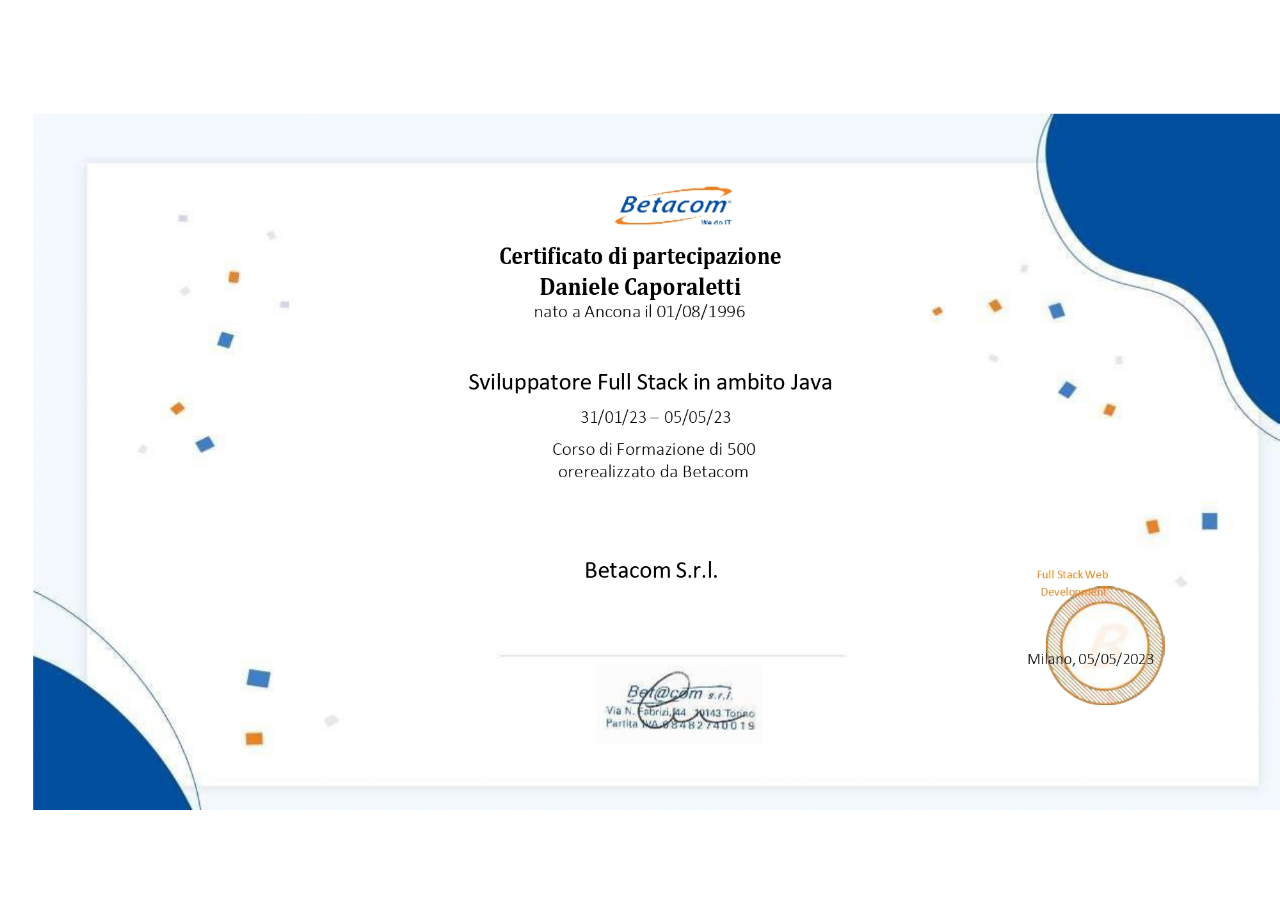
<file: betacom.html>
<!DOCTYPE html>
<html lang="en">
<head>
    <meta charset="UTF-8">
    <meta http-equiv="X-UA-Compatible" content="IE=edge">
    <meta name="viewport" content="width=device-width, initial-scale=1.0">
    <link rel="icon" href="./assets/png/Betacom-ico.png" type="image/png">
    <title>Attestato Betacom</title>
    <style>
        body {
            display: flex;
            justify-content: center;
            align-items: center;
            height: 100vh;
            margin: 0;
        }
        
        img {
            max-width: 100%;
            max-height: 100%;
            object-fit: contain;
        }
        </style>
</head>
<body>
    <img src="./assets/png/Attestato-Corso-Caporaletti.jpg" alt="Attestato Betacom Daniele Caporaletti">
</body>
</html>
</file>
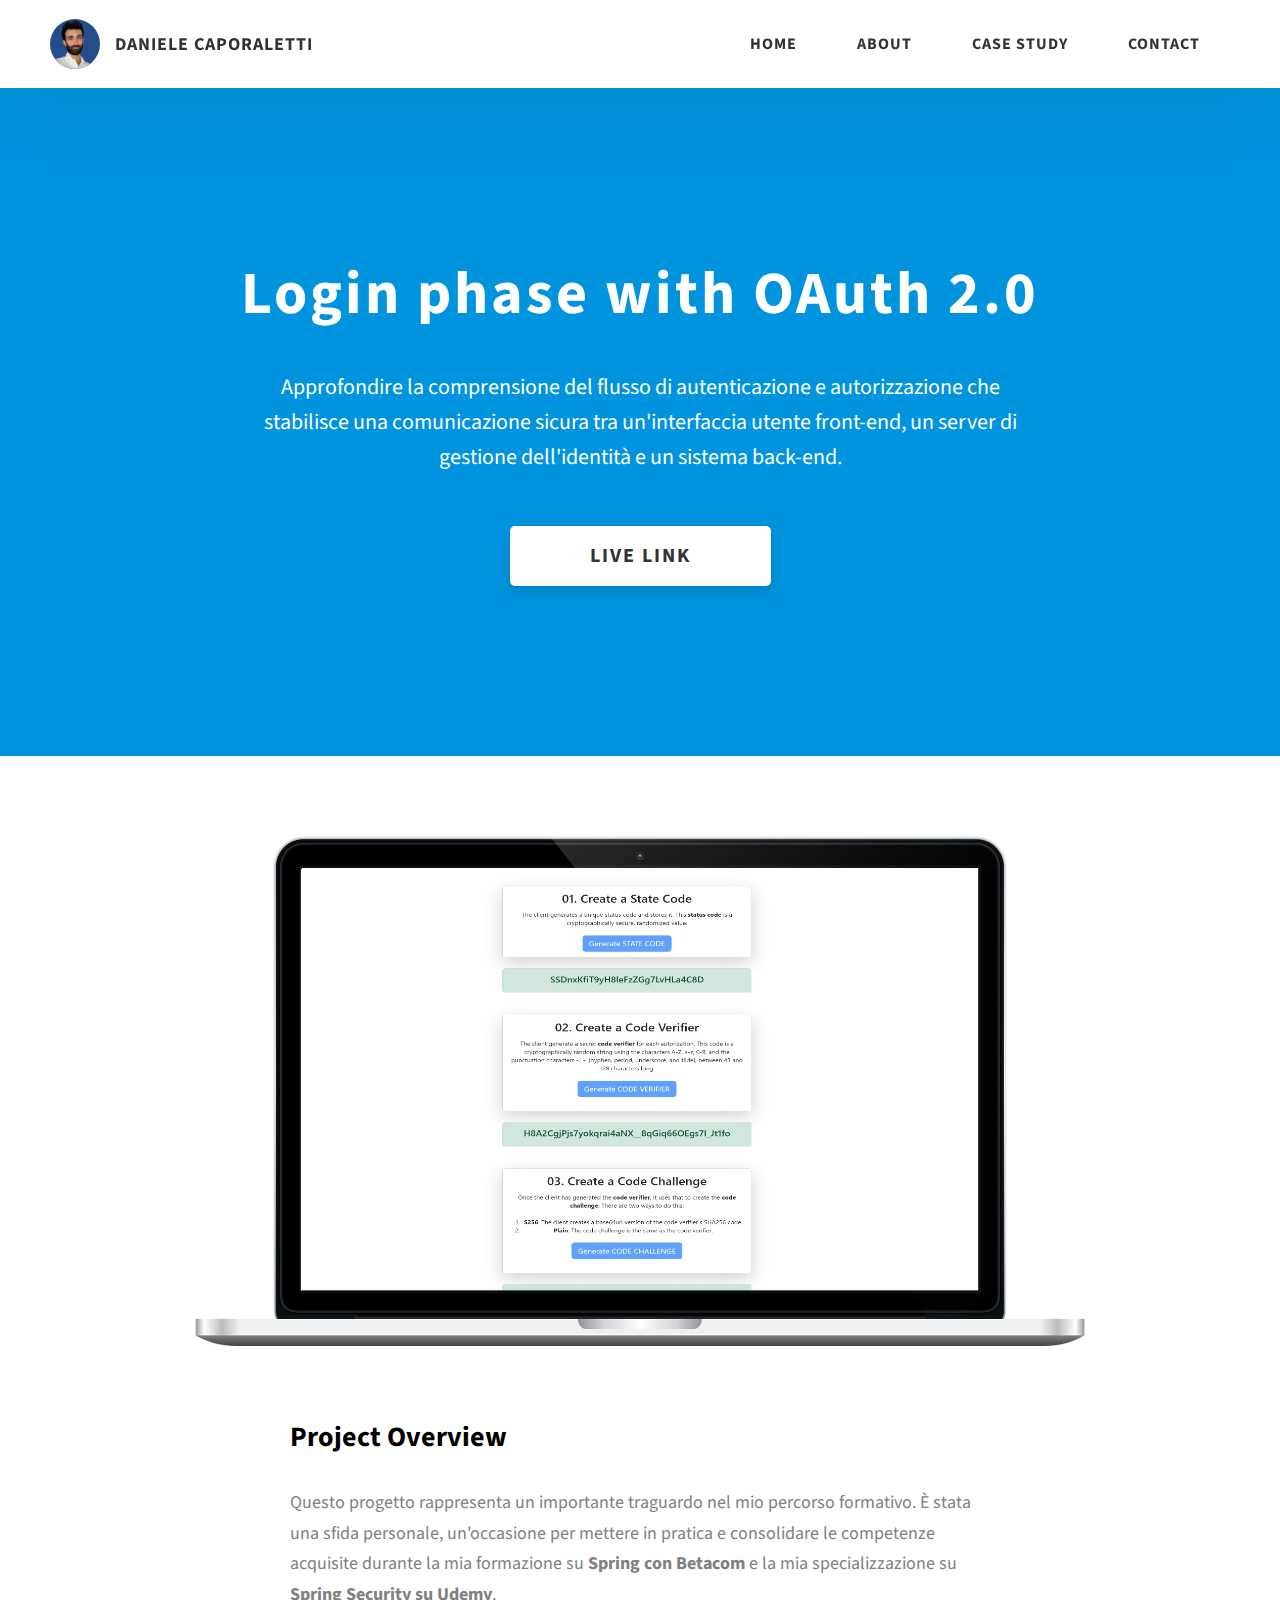
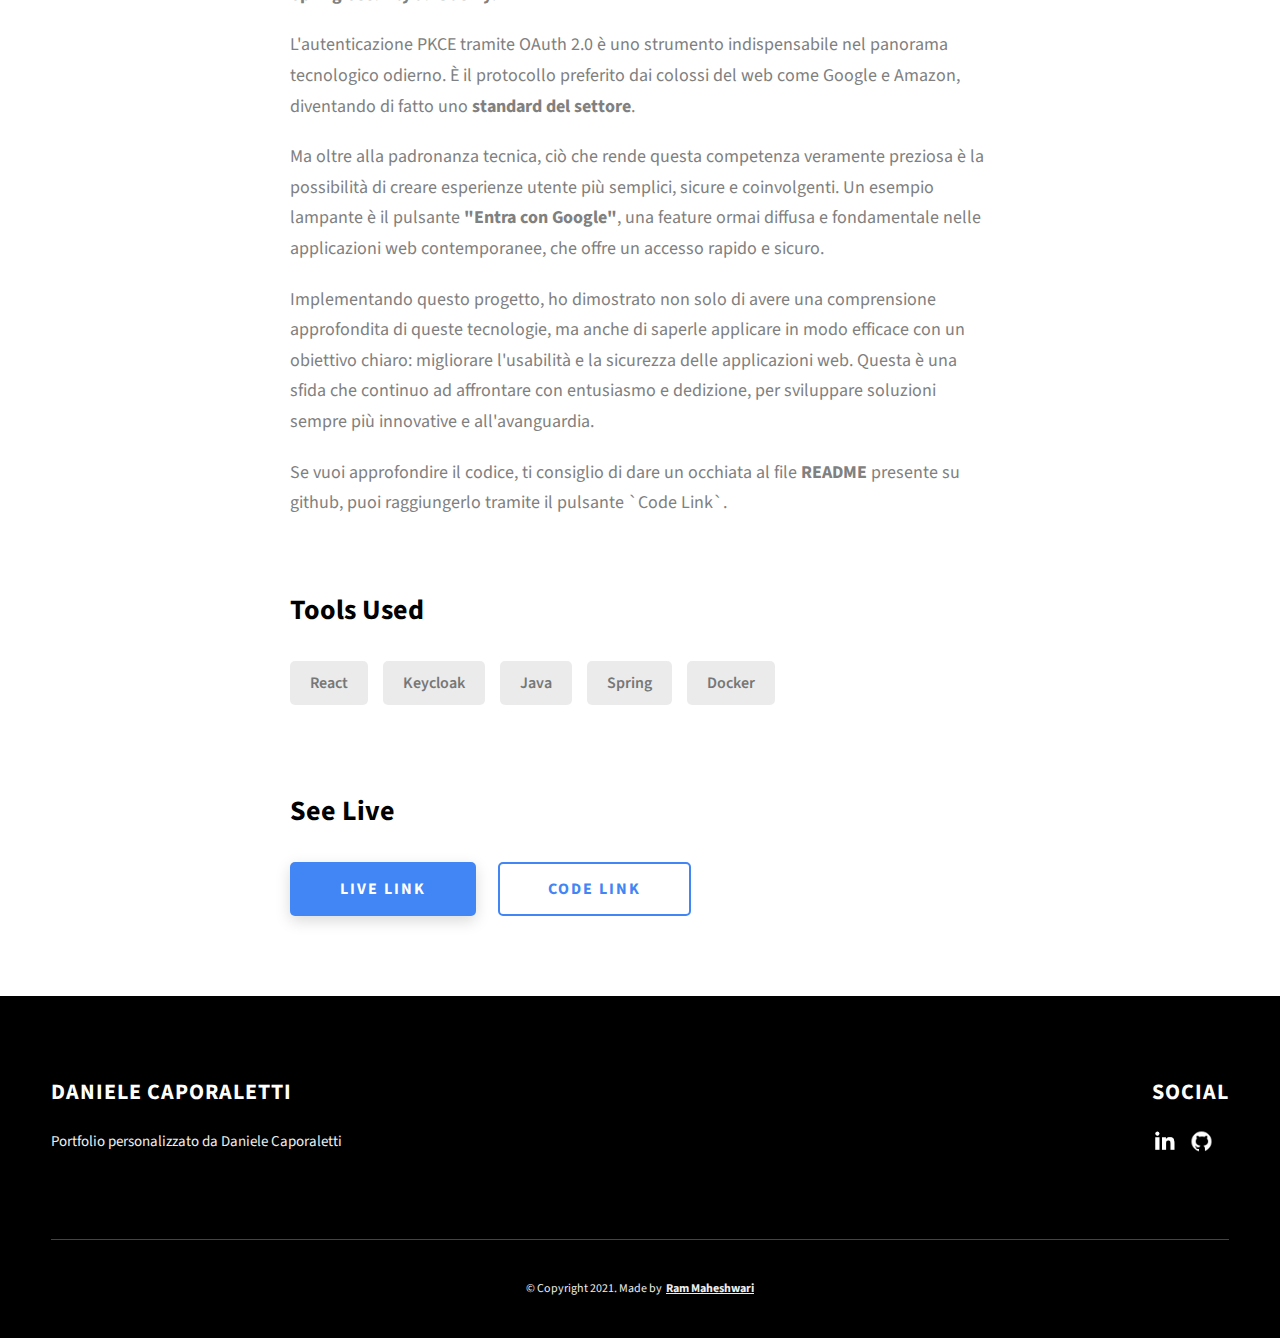
<file: project-1.html>
<!DOCTYPE html>
<html lang="en">
  <head>
    <meta charset="UTF-8" />
    <meta name="viewport" content="width=device-width, initial-scale=1.0" />
    <meta http-equiv="X-UA-Compatible" content="ie=edge" />
    <title>Case Study of Money Tracker</title>
    <meta name="description" content="Case study page of Project" />

    <link rel="stylesheet" href="css/style.css" />

    <link rel="preconnect" href="https://fonts.googleapis.com" />
    <link rel="preconnect" href="https://fonts.gstatic.com" crossorigin />
    <link
      href="https://fonts.googleapis.com/css2?family=Source+Sans+Pro:wght@400;600;700;900&display=swap"
      rel="stylesheet"
    />
  </head>
  <body>
    <header class="header">
      <div class="header__content">
        <div class="header__logo-container">
          <div class="header__logo-img-cont">
            <img
              src="./assets/png/daniele-caporaletti.png"
              alt="Ram Maheshwari Logo Image"
              class="header__logo-img"
            />
          </div>
          <span class="header__logo-sub">Daniele Caporaletti</span>
        </div>
        <div class="header__main">
          <ul class="header__links">
            <li class="header__link-wrapper">
              <a href="./index.html" class="header__link"> Home </a>
            </li>
            <li class="header__link-wrapper">
              <a href="./index.html#about" class="header__link">About </a>
            </li>
            <li class="header__link-wrapper">
              <a href="./index.html#projects" class="header__link">
                Case Study
              </a>
            </li>
            <li class="header__link-wrapper">
              <a href="./index.html#contact" class="header__link"> Contact </a>
            </li>
          </ul>
          <div class="header__main-ham-menu-cont">
            <img
              src="./assets/svg/ham-menu.svg"
              alt="hamburger menu"
              class="header__main-ham-menu"
            />
            <img
              src="./assets/svg/ham-menu-close.svg"
              alt="hamburger menu close"
              class="header__main-ham-menu-close d-none"
            />
          </div>
        </div>
      </div>
      <div class="header__sm-menu">
        <div class="header__sm-menu-content">
          <ul class="header__sm-menu-links">
            <li class="header__sm-menu-link">
              <a href="./index.html"> Home </a>
            </li>

            <li class="header__sm-menu-link">
              <a href="./index.html#about"> About </a>
            </li>

            <li class="header__sm-menu-link">
              <a href="./index.html#projects"> Progetti </a>
            </li>

            <li class="header__sm-menu-link">
              <a href="./index.html#contact"> Contatti </a>
            </li>
          </ul>
        </div>
      </div>
    </header>
    <section class="project-cs-hero">
      <div class="project-cs-hero__content">
        <h1 class="heading-primary">Login phase with OAuth 2.0</h1>
        <div class="project-cs-hero__info">
          <p class="text-primary">
            Approfondire la comprensione del flusso di autenticazione e autorizzazione che stabilisce una comunicazione sicura tra un'interfaccia utente front-end, un server di gestione dell'identità e un sistema back-end.
          </p>
        </div>
        <div class="project-cs-hero__cta">
          <a href="http://pkce.danielecaporaletti.it" class="btn btn--bg" target="_blank">Live Link</a>
        </div>
      </div>
    </section>
    <section class="project-details">
      <div class="main-container">
        <div class="project-details__content">
          <div class="project-details__showcase-img-cont">
            <img
              src="./assets/jpeg/project-pkce1.jpeg"
              alt="Project Image"
              class="project-details__showcase-img"
            />
          </div>
          <div class="project-details__content-main">
            
            <div class="project-details__desc">
              <h3 class="project-details__content-title">Project Overview</h3>
              <p class="project-details__desc-para">
                Questo progetto rappresenta un importante traguardo nel mio percorso formativo. È stata una sfida personale, un'occasione per mettere in pratica e consolidare le competenze acquisite durante la mia formazione su <b>Spring con Betacom</b> e la mia specializzazione su <b>Spring Security su Udemy</b>.              </p>
              <p class="project-details__desc-para">
                L'autenticazione PKCE tramite OAuth 2.0 è uno strumento indispensabile nel panorama tecnologico odierno. È il protocollo preferito dai colossi del web come Google e Amazon, diventando di fatto uno <b>standard del settore</b>.              
              </p>
              <p class="project-details__desc-para">
                Ma oltre alla padronanza tecnica, ciò che rende questa competenza veramente preziosa è la possibilità di creare esperienze utente più semplici, sicure e coinvolgenti. Un esempio lampante è il pulsante <b>"Entra con Google"</b>, una feature ormai diffusa e fondamentale nelle applicazioni web contemporanee, che offre un accesso rapido e sicuro.
              </p>
              <p class="project-details__desc-para">
                Implementando questo progetto, ho dimostrato non solo di avere una comprensione approfondita di queste tecnologie, ma anche di saperle applicare in modo efficace con un obiettivo chiaro: migliorare l'usabilità e la sicurezza delle applicazioni web. Questa è una sfida che continuo ad affrontare con entusiasmo e dedizione, per sviluppare soluzioni sempre più innovative e all'avanguardia.              
              </p>              
              <p class="project-details__desc-para">
                Se vuoi approfondire il codice, ti consiglio di dare un occhiata al file <b>README</b> presente su github, puoi raggiungerlo tramite il pulsante `Code Link`.
              </p>
            
            </div>
            <div class="project-details__tools-used">
              <h3 class="project-details__content-title">Tools Used</h3>
              <div class="skills">
                <div class="skills__skill">React</div>
                <div class="skills__skill">Keycloak</div>
                <div class="skills__skill">Java</div>
                <div class="skills__skill">Spring</div>
                <div class="skills__skill">Docker</div>
              </div>
            </div>
            <div class="project-details__links">
              <h3 class="project-details__content-title">See Live</h3>
              <a
                href="http://pkce.danielecaporaletti.it"
                class="btn btn--med btn--theme project-details__links-btn"
                target="_blank"
                >Live Link</a
              >
              <a
                href="https://github.com/danielecaporaletti/React-Keycloak-Spring"
                class="btn btn--med btn--theme-inv project-details__links-btn"
                target="_blank"
                >Code Link</a
              >
            </div>
          </div>
        </div>
      </div>
    </section>
    <footer class="main-footer">
      <div class="main-container">
        <div class="main-footer__upper">
          <div class="main-footer__row main-footer__row-1">
            <h2 class="heading heading-sm main-footer__heading-sm">
              <span>Social</span>
            </h2>
            <div class="main-footer__social-cont">
              <a target="_blank" rel="noreferrer" href="https://www.linkedin.com/in/daniele-caporaletti-86a509224">
                <img
                  class="main-footer__icon"
                  src="./assets/png/linkedin-ico.png"
                  alt="icon"
                />
              </a>
              <a target="_blank" rel="noreferrer" href="https://github.com/danielecaporaletti">
                <img
                  class="main-footer__icon"
                  src="./assets/png/github-ico.png"
                  alt="icon"
                />
              </a>
            </div>
          </div>
          <div class="main-footer__row main-footer__row-2">
            <h4 class="heading heading-sm text-lt">Daniele Caporaletti</h4>
            <p class="main-footer__short-desc">
              Portfolio personalizzato da Daniele Caporaletti
            </p>
          </div>
        </div>
        <div class="main-footer__lower">
          &copy; Copyright 2021. Made by
          <a rel="noreferrer" target="_blank" href="https://rammaheshwari.com"
            >Ram Maheshwari</a
          >
        </div>
      </div>
    </footer>
    <script src="./index.js"></script>
  </body>
</html>
</file>
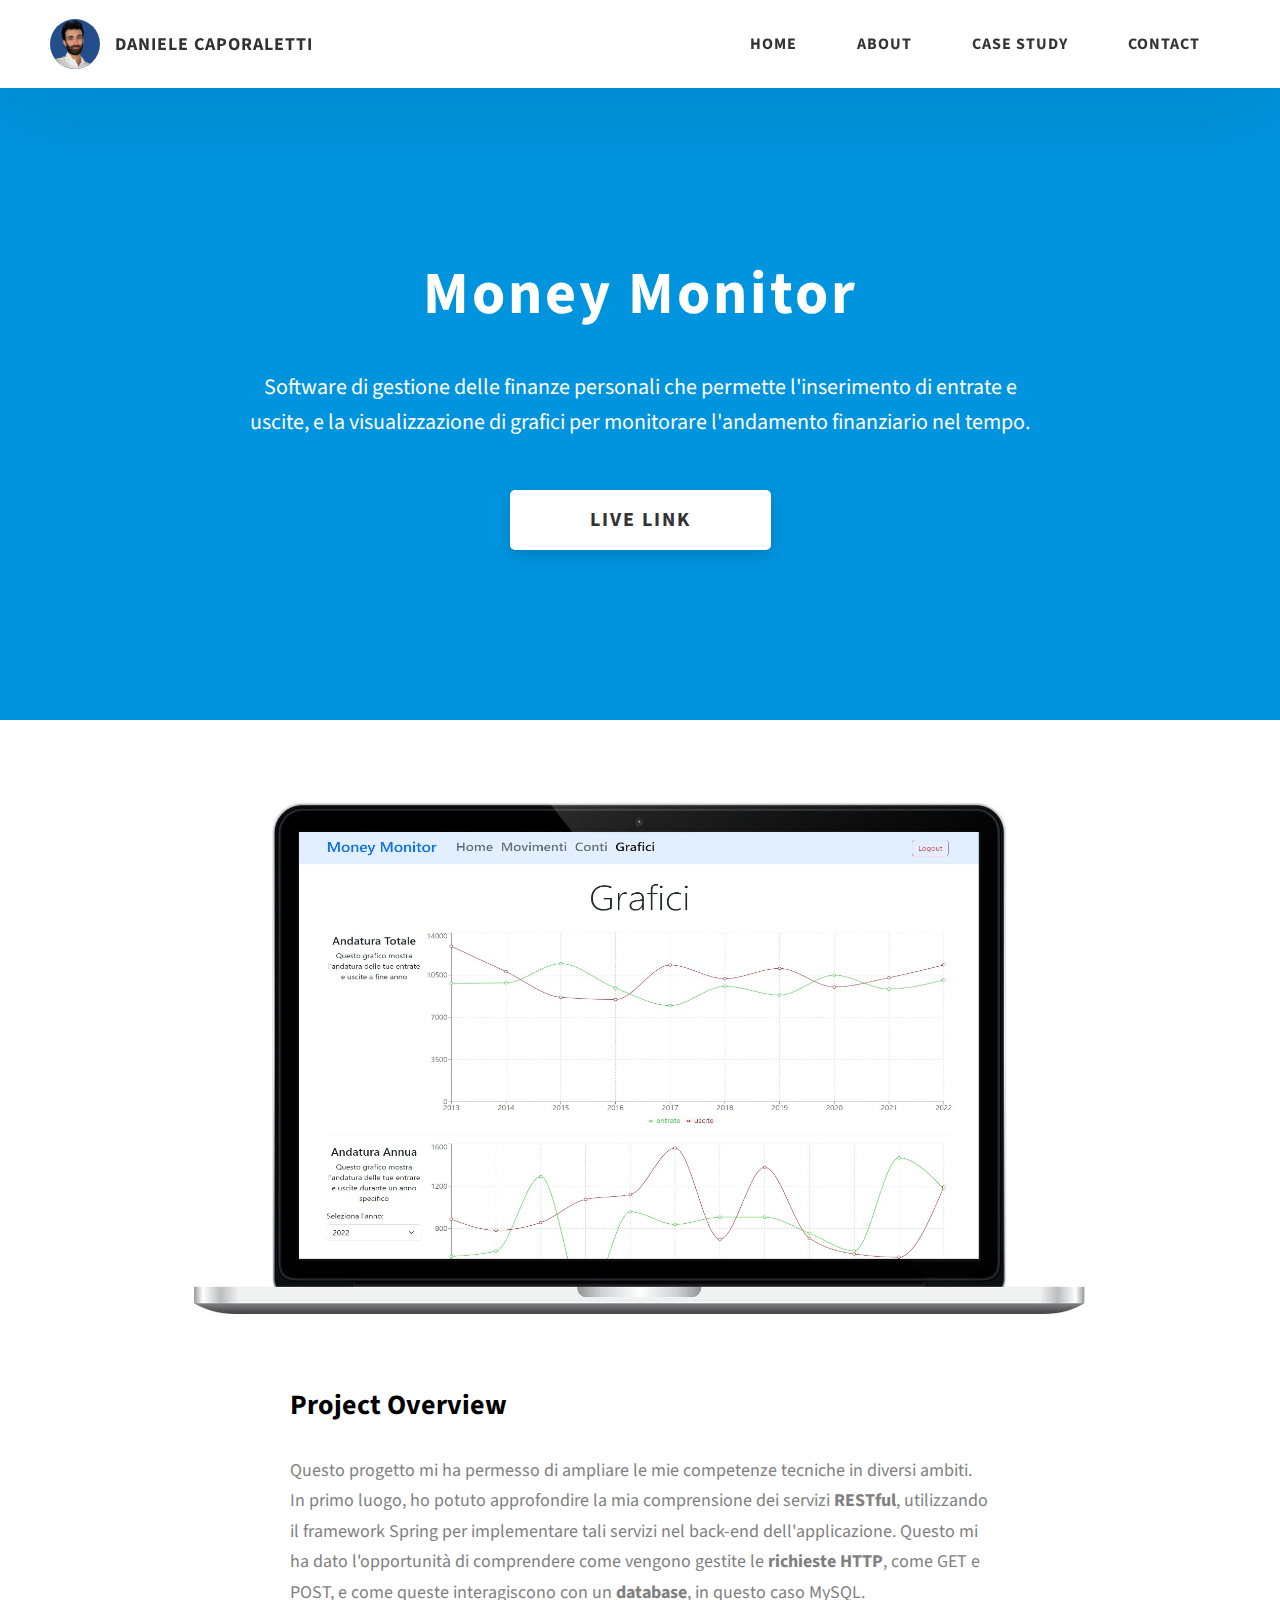
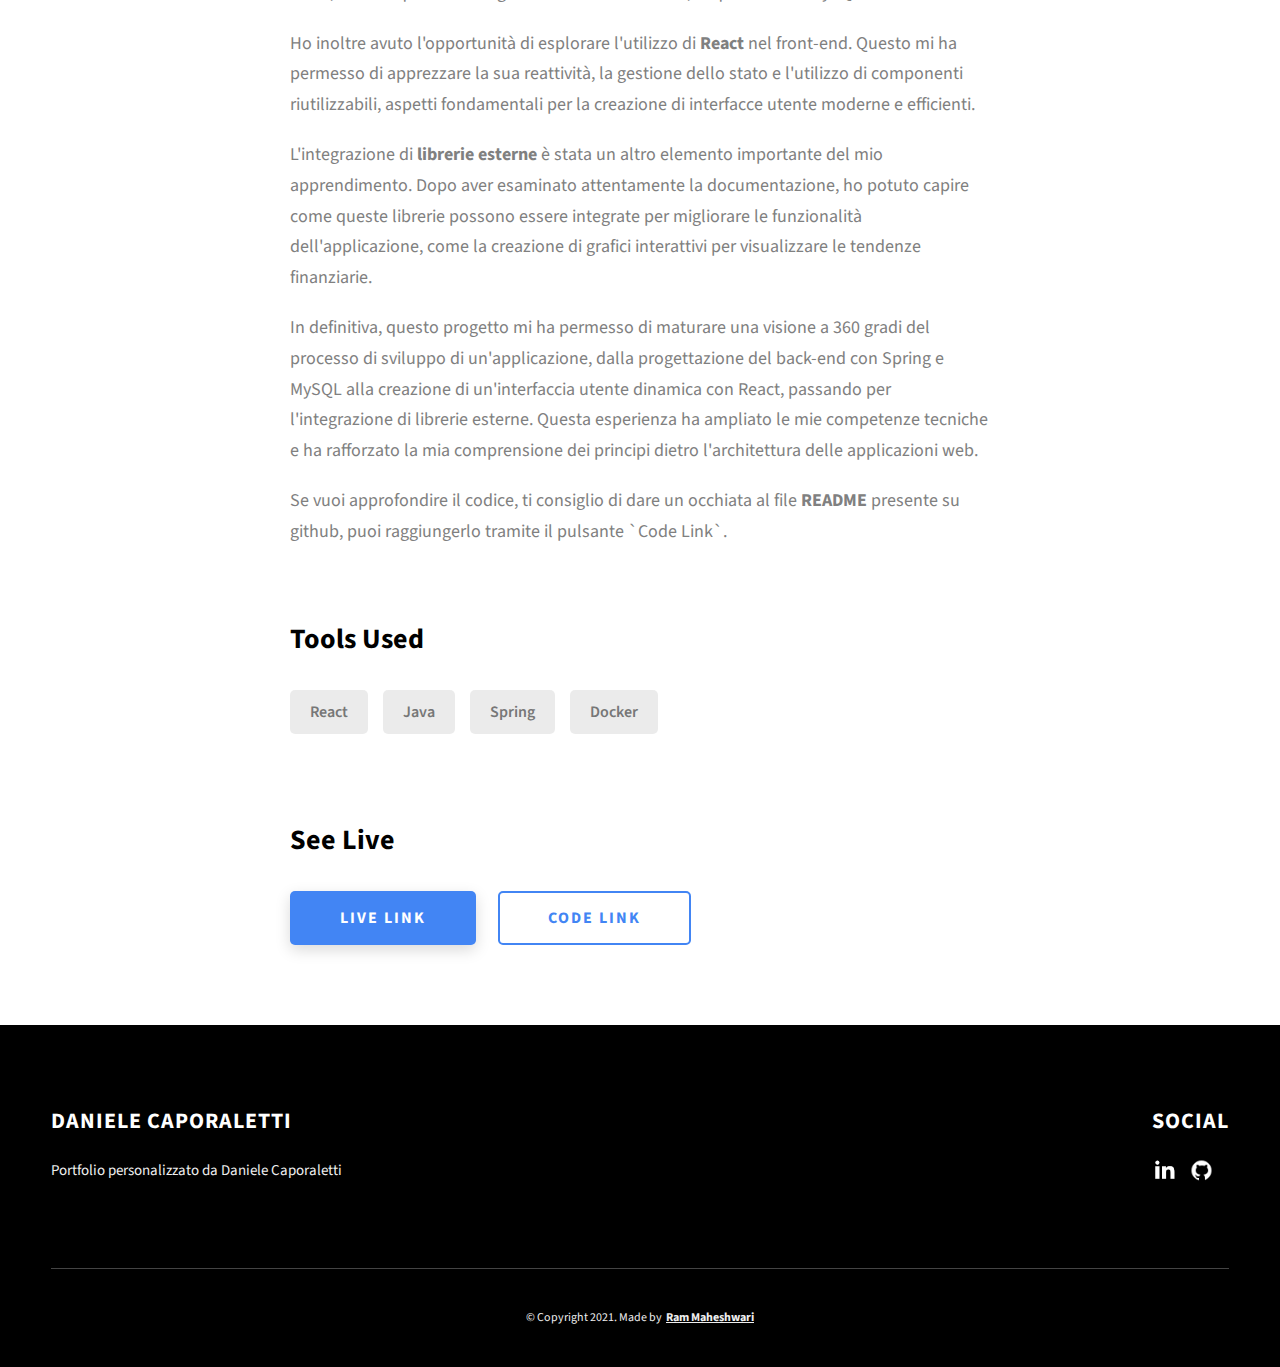
<file: project-2.html>
<!DOCTYPE html>
<html lang="en">
  <head>
    <meta charset="UTF-8" />
    <meta name="viewport" content="width=device-width, initial-scale=1.0" />
    <meta http-equiv="X-UA-Compatible" content="ie=edge" />
    <title>Case Study of Project 2</title>
    <meta name="description" content="Case study page of Project" />

    <link rel="stylesheet" href="css/style.css" />

    <link rel="preconnect" href="https://fonts.googleapis.com" />
    <link rel="preconnect" href="https://fonts.gstatic.com" crossorigin />
    <link
      href="https://fonts.googleapis.com/css2?family=Source+Sans+Pro:wght@400;600;700;900&display=swap"
      rel="stylesheet"
    />
  </head>
  <body>
    <header class="header">
      <div class="header__content">
        <div class="header__logo-container">
          <div class="header__logo-img-cont">
            <img
              src="./assets/png/daniele-caporaletti.png"
              alt="Ram Maheshwari Logo Image"
              class="header__logo-img"
            />
          </div>
          <span class="header__logo-sub">Daniele Caporaletti</span>
        </div>
        <div class="header__main">
          <ul class="header__links">
            <li class="header__link-wrapper">
              <a href="./index.html" class="header__link"> Home </a>
            </li>
            <li class="header__link-wrapper">
              <a href="./index.html#about" class="header__link">About </a>
            </li>
            <li class="header__link-wrapper">
              <a href="./index.html#projects" class="header__link">
                Case Study
              </a>
            </li>
            <li class="header__link-wrapper">
              <a href="./index.html#contact" class="header__link"> Contact </a>
            </li>
          </ul>
          <div class="header__main-ham-menu-cont">
            <img
              src="./assets/svg/ham-menu.svg"
              alt="hamburger menu"
              class="header__main-ham-menu"
            />
            <img
              src="./assets/svg/ham-menu-close.svg"
              alt="hamburger menu close"
              class="header__main-ham-menu-close d-none"
            />
          </div>
        </div>
      </div>
      <div class="header__sm-menu">
        <div class="header__sm-menu-content">
          <ul class="header__sm-menu-links">
            <li class="header__sm-menu-link">
              <a href="./index.html"> Home </a>
            </li>

            <li class="header__sm-menu-link">
              <a href="./index.html#about"> About </a>
            </li>

            <li class="header__sm-menu-link">
              <a href="./index.html#projects"> Progetti </a>
            </li>

            <li class="header__sm-menu-link">
              <a href="./index.html#contact"> Contatti </a>
            </li>
          </ul>
        </div>
      </div>
    </header>
    <section class="project-cs-hero">
      <div class="project-cs-hero__content">
        <h1 class="heading-primary">Money Monitor</h1>
        <div class="project-cs-hero__info">
          <p class="text-primary">
            Software di gestione delle finanze personali che permette l'inserimento di entrate e uscite, e la visualizzazione di grafici per monitorare l'andamento finanziario nel tempo.
          </p>
        </div>
        <div class="project-cs-hero__cta">
          <a href="http://finanze.danielecaporaletti.it/" class="btn btn--bg" target="_blank">Live Link</a>
        </div>
      </div>
    </section>
    <section class="project-details">
      <div class="main-container">
        <div class="project-details__content">
          <div class="project-details__showcase-img-cont">
            <img
              src="./assets/jpeg/project-finanze-monitor.jpeg"
              alt="Project Image"
              class="project-details__showcase-img"
            />
          </div>
          <div class="project-details__content-main">
            
            <div class="project-details__desc">
              <h3 class="project-details__content-title">Project Overview</h3>
              
              <p class="project-details__desc-para">
                Questo progetto mi ha permesso di ampliare le mie competenze tecniche in diversi ambiti. In primo luogo, ho potuto approfondire la mia comprensione dei servizi <b>RESTful</b>, utilizzando il framework Spring per implementare tali servizi nel back-end dell'applicazione. Questo mi ha dato l'opportunità di comprendere come vengono gestite le <b>richieste HTTP</b>, come GET e POST, e come queste interagiscono con un <b>database</b>, in questo caso MySQL.
              </p>
              <p class="project-details__desc-para">
                Ho inoltre avuto l'opportunità di esplorare l'utilizzo di <b>React</b> nel front-end. Questo mi ha permesso di apprezzare la sua reattività, la gestione dello stato e l'utilizzo di componenti riutilizzabili, aspetti fondamentali per la creazione di interfacce utente moderne e efficienti.
              </p>
              <p class="project-details__desc-para">
                L'integrazione di <b>librerie esterne</b> è stata un altro elemento importante del mio apprendimento. Dopo aver esaminato attentamente la documentazione, ho potuto capire come queste librerie possono essere integrate per migliorare le funzionalità dell'applicazione, come la creazione di grafici interattivi per visualizzare le tendenze finanziarie.
              </p>
              <p class="project-details__desc-para">
                In definitiva, questo progetto mi ha permesso di maturare una visione a 360 gradi del processo di sviluppo di un'applicazione, dalla progettazione del back-end con Spring e MySQL alla creazione di un'interfaccia utente dinamica con React, passando per l'integrazione di librerie esterne. Questa esperienza ha ampliato le mie competenze tecniche e ha rafforzato la mia comprensione dei principi dietro l'architettura delle applicazioni web.
              </p>
              <p class="project-details__desc-para">
                Se vuoi approfondire il codice, ti consiglio di dare un occhiata al file <b>README</b> presente su github, puoi raggiungerlo tramite il pulsante `Code Link`.
              </p>

            </div>
          
            <div class="project-details__tools-used">
              <h3 class="project-details__content-title">Tools Used</h3>
              <div class="skills">
                <div class="skills__skill">React</div>
                <div class="skills__skill">Java</div>
                <div class="skills__skill">Spring</div>
                <div class="skills__skill">Docker</div>
              </div>
            </div>
            <div class="project-details__links">
              <h3 class="project-details__content-title">See Live</h3>
              <a
                href="http://finanze.danielecaporaletti.it/"
                class="btn btn--med btn--theme project-details__links-btn"
                target="_blank"
                >Live Link</a
              >
              <a
                href="https://github.com/danielecaporaletti/FinanzeMonitor"
                class="btn btn--med btn--theme-inv project-details__links-btn"
                target="_blank"
                >Code Link</a
              >
            </div>
          </div>
        </div>
      </div>
    </section>
    <footer class="main-footer">
      <div class="main-container">
        <div class="main-footer__upper">
          <div class="main-footer__row main-footer__row-1">
            <h2 class="heading heading-sm main-footer__heading-sm">
              <span>Social</span>
            </h2>
            <div class="main-footer__social-cont">
              <a target="_blank" rel="noreferrer" href="https://www.linkedin.com/in/daniele-caporaletti-86a509224">
                <img
                  class="main-footer__icon"
                  src="./assets/png/linkedin-ico.png"
                  alt="icon"
                />
              </a>
              <a target="_blank" rel="noreferrer" href="https://github.com/danielecaporaletti">
                <img
                  class="main-footer__icon"
                  src="./assets/png/github-ico.png"
                  alt="icon"
                />
              </a>
            </div>
          </div>
          <div class="main-footer__row main-footer__row-2">
            <h4 class="heading heading-sm text-lt">Daniele Caporaletti</h4>
            <p class="main-footer__short-desc">
              Portfolio personalizzato da Daniele Caporaletti
            </p>
          </div>
        </div>
        <div class="main-footer__lower">
          &copy; Copyright 2021. Made by
          <a rel="noreferrer" target="_blank" href="https://rammaheshwari.com"
            >Ram Maheshwari</a
          >
        </div>
      </div>
    </footer>
    <script src="./index.js"></script>
  </body>
</html>
</file>
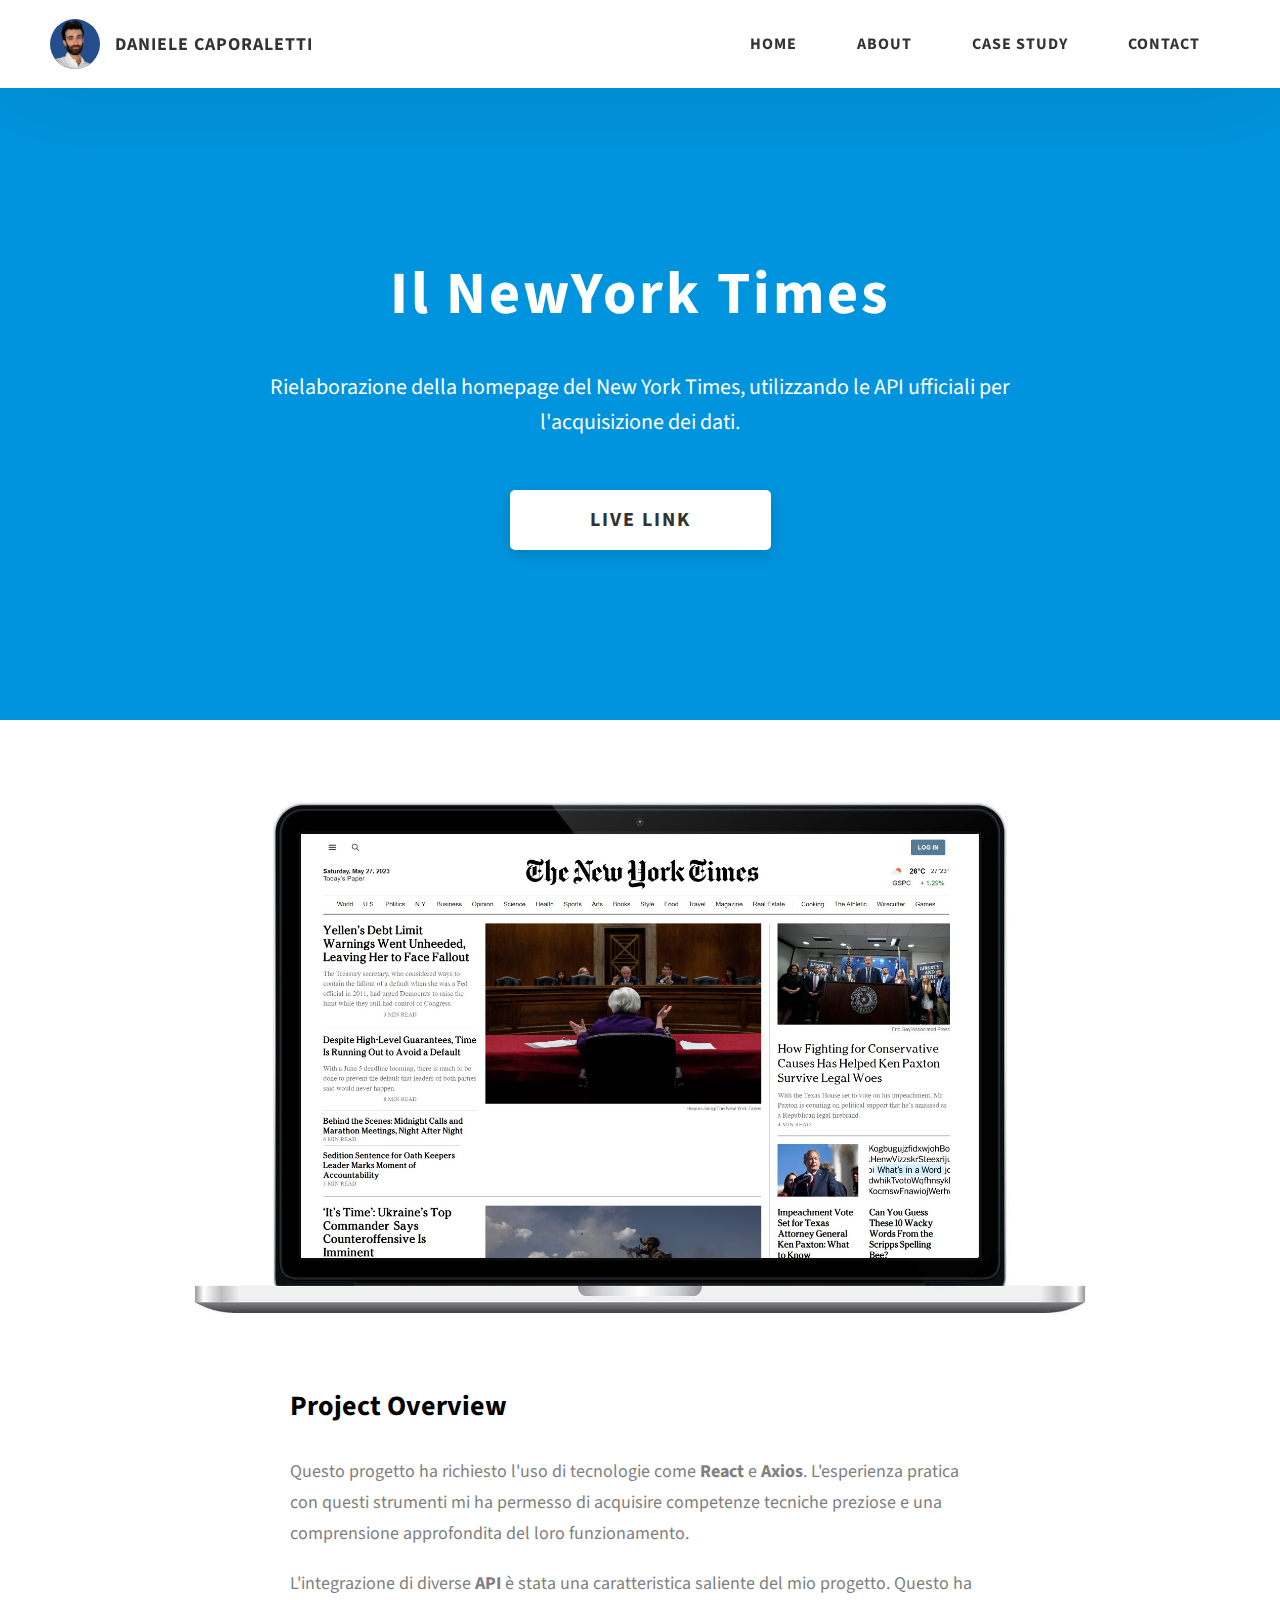
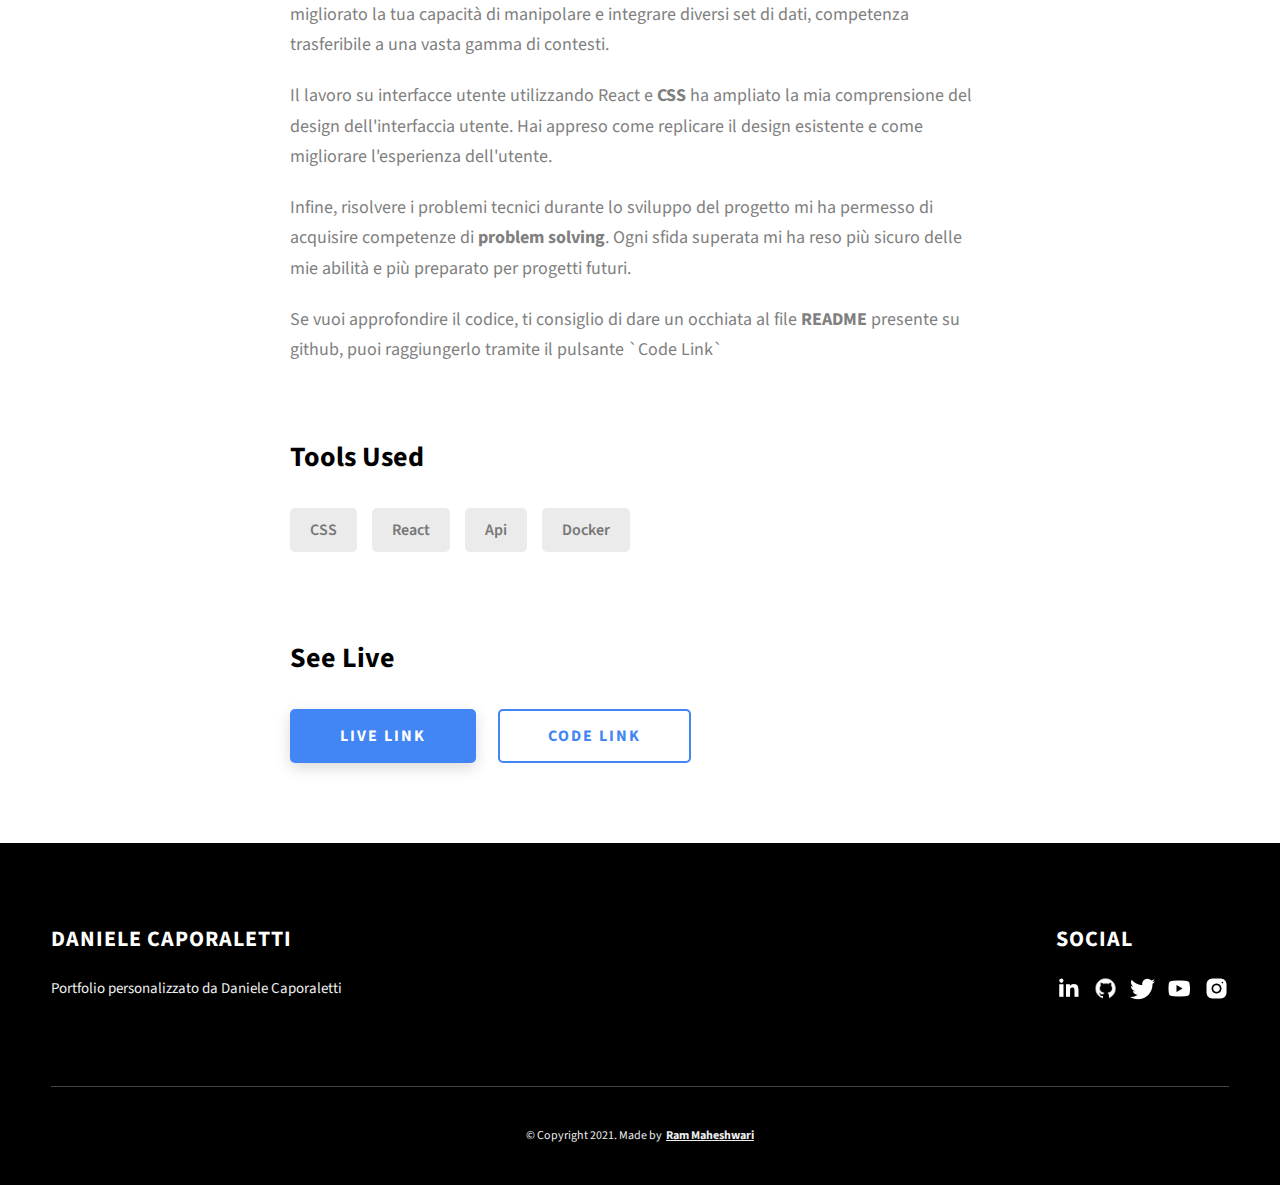
<file: project-3.html>
<!DOCTYPE html>
<html lang="en">
  <head>
    <meta charset="UTF-8" />
    <meta name="viewport" content="width=device-width, initial-scale=1.0" />
    <meta http-equiv="X-UA-Compatible" content="ie=edge" />
    <title>Case Study of Project 3</title>
    <meta name="description" content="Case study page of Project" />

    <link rel="stylesheet" href="css/style.css" />

    <link rel="preconnect" href="https://fonts.googleapis.com" />
    <link rel="preconnect" href="https://fonts.gstatic.com" crossorigin />
    <link
      href="https://fonts.googleapis.com/css2?family=Source+Sans+Pro:wght@400;600;700;900&display=swap"
      rel="stylesheet"
    />
  </head>
  <body>
    <header class="header">
      <div class="header__content">
        <div class="header__logo-container">
          <div class="header__logo-img-cont">
            <img
              src="./assets/png/daniele-caporaletti.png"
              alt="Ram Maheshwari Logo Image"
              class="header__logo-img"
            />
          </div>
          <span class="header__logo-sub">Daniele Caporaletti</span>
        </div>
        <div class="header__main">
          <ul class="header__links">
            <li class="header__link-wrapper">
              <a href="./index.html" class="header__link"> Home </a>
            </li>
            <li class="header__link-wrapper">
              <a href="./index.html#about" class="header__link">About </a>
            </li>
            <li class="header__link-wrapper">
              <a href="./index.html#projects" class="header__link">
                Case Study
              </a>
            </li>
            <li class="header__link-wrapper">
              <a href="./index.html#contact" class="header__link"> Contact </a>
            </li>
          </ul>
          <div class="header__main-ham-menu-cont">
            <img
              src="./assets/svg/ham-menu.svg"
              alt="hamburger menu"
              class="header__main-ham-menu"
            />
            <img
              src="./assets/svg/ham-menu-close.svg"
              alt="hamburger menu close"
              class="header__main-ham-menu-close d-none"
            />
          </div>
        </div>
      </div>
      <div class="header__sm-menu">
        <div class="header__sm-menu-content">
          <ul class="header__sm-menu-links">
            <li class="header__sm-menu-link">
              <a href="./index.html"> Home </a>
            </li>

            <li class="header__sm-menu-link">
              <a href="./index.html#about"> About </a>
            </li>

            <li class="header__sm-menu-link">
              <a href="./index.html#projects"> Projects </a>
            </li>

            <li class="header__sm-menu-link">
              <a href="./index.html#contact"> Contact </a>
            </li>
          </ul>
        </div>
      </div>
    </header>
    <section class="project-cs-hero">
      <div class="project-cs-hero__content">
        <h1 class="heading-primary">Il NewYork Times</h1>
        <div class="project-cs-hero__info">
          <p class="text-primary">
            Rielaborazione della homepage del New York Times, utilizzando le API ufficiali per l'acquisizione dei dati.
          </p>
        </div>
        <div class="project-cs-hero__cta">
          <a href="http://newyorktimes.danielecaporaletti.it/" class="btn btn--bg" target="_blank">Live Link</a>
        </div>
      </div>
    </section>
    <section class="project-details">
      <div class="main-container">
        <div class="project-details__content">
          <div class="project-details__showcase-img-cont">
            <img
              src="./assets/jpeg/project-newyorktimes.jpeg"
              alt="Project Image"
              class="project-details__showcase-img"
            />
          </div>
          <div class="project-details__content-main">
            <div class="project-details__desc">
              <h3 class="project-details__content-title">Project Overview</h3>

              <p class="project-details__desc-para">
                Questo progetto ha richiesto l'uso di tecnologie come <b>React</b> e <b>Axios</b>. L'esperienza pratica con questi strumenti mi ha permesso di acquisire competenze tecniche preziose e una comprensione approfondita del loro funzionamento.
              </p>
              <p class="project-details__desc-para">
                L'integrazione di diverse <b>API</b> è stata una caratteristica saliente del mio progetto. Questo ha migliorato la tua capacità di manipolare e integrare diversi set di dati, competenza trasferibile a una vasta gamma di contesti.
              </p>
              <p class="project-details__desc-para">
                Il lavoro su interfacce utente utilizzando React e <b>CSS</b> ha ampliato la mia comprensione del design dell'interfaccia utente. Hai appreso come replicare il design esistente e come migliorare l'esperienza dell'utente.
              </p>
              <p class="project-details__desc-para">
                Infine, risolvere i problemi tecnici durante lo sviluppo del progetto mi ha permesso di acquisire competenze di <b>problem solving</b>. Ogni sfida superata mi ha reso più sicuro delle mie abilità e più preparato per progetti futuri.
              </p>
              <p class="project-details__desc-para">
                Se vuoi approfondire il codice, ti consiglio di dare un occhiata al file <b>README</b> presente su github, puoi raggiungerlo tramite il pulsante `Code Link`
              </p>

            </div>
            <div class="project-details__tools-used">
              <h3 class="project-details__content-title">Tools Used</h3>
              <div class="skills">
                <div class="skills__skill">CSS</div>
                <div class="skills__skill">React</div>
                <div class="skills__skill">Api</div>
                <div class="skills__skill">Docker</div>
              </div>
            </div>
            <div class="project-details__links">
              <h3 class="project-details__content-title">See Live</h3>
              <a
                href="http://newyorktimes.danielecaporaletti.it/"
                class="btn btn--med btn--theme project-details__links-btn"
                target="_blank"
                >Live Link</a
              >
              <a
                href="https://github.com/danielecaporaletti/NewYorkTimesClone"
                class="btn btn--med btn--theme-inv project-details__links-btn"
                target="_blank"
                >Code Link</a
              >
            </div>
          </div>
        </div>
      </div>
    </section>
    <footer class="main-footer">
      <div class="main-container">
        <div class="main-footer__upper">
          <div class="main-footer__row main-footer__row-1">
            <h2 class="heading heading-sm main-footer__heading-sm">
              <span>Social</span>
            </h2>
            <div class="main-footer__social-cont">
              <a target="_blank" rel="noreferrer" href="#">
                <img
                  class="main-footer__icon"
                  src="./assets/png/linkedin-ico.png"
                  alt="icon"
                />
              </a>
              <a target="_blank" rel="noreferrer" href="#">
                <img
                  class="main-footer__icon"
                  src="./assets/png/github-ico.png"
                  alt="icon"
                />
              </a>
              <a target="_blank" rel="noreferrer" href="#">
                <img
                  class="main-footer__icon"
                  src="./assets/png/twitter-ico.png"
                  alt="icon"
                />
              </a>
              <a target="_blank" rel="noreferrer" href="#">
                <img
                  class="main-footer__icon"
                  src="./assets/png/yt-ico.png"
                  alt="icon"
                />
              </a>
              <a target="_blank" rel="noreferrer" href="#">
                <img
                  class="main-footer__icon main-footer__icon--mr-none"
                  src="./assets/png/insta-ico.png"
                  alt="icon"
                />
              </a>
            </div>
          </div>
          <div class="main-footer__row main-footer__row-2">
            <h4 class="heading heading-sm text-lt">Daniele Caporaletti</h4>
            <p class="main-footer__short-desc">
              Portfolio personalizzato da Daniele Caporaletti
            </p>
          </div>
        </div>
        <div class="main-footer__lower">
          &copy; Copyright 2021. Made by
          <a rel="noreferrer" target="_blank" href="https://rammaheshwari.com"
            >Ram Maheshwari</a
          >
        </div>
      </div>
    </footer>
    <script src="./index.js"></script>
  </body>
</html>
</file>
<file: css/style.css>
/*
0 - 600px:      Phone
600 - 900px:    Tablet portrait
900 - 1200px:   Tablet landscape
[1200 - 1800] is where our normal styles apply
1800px + :      Big desktop
$breakpoint arguement choices:
- phone
- tab-port
- tab-land
- big-desktop

Inside media queries 1em is always 16px i.e 1em = 16px at every screen size only inside media queries
*/
*,
*::after,
*::before {
  margin: 0;
  padding: 0;
  box-sizing: inherit;
  font-family: inherit; }

html {
  font-size: 62.5%;
  scroll-behavior: smooth; }
  @media only screen and (max-width: 75em) {
    html {
      font-size: 59%; } }
  @media only screen and (max-width: 56.25em) {
    html {
      font-size: 56%; } }
  @media only screen and (min-width: 112.5em) {
    html {
      font-size: 65%; } }

body {
  box-sizing: border-box;
  position: relative;
  line-height: 1.5;
  font-family: sans-serif;
  overflow-x: hidden;
  overflow-y: scroll;
  font-family: 'Source Sans Pro', sans-serif; }

a {
  text-decoration: none;
  color: inherit; }

li {
  list-style: none; }

input:focus,
button:focus,
a:focus,
textarea:focus {
  outline: none; }

button {
  border: none;
  cursor: pointer; }

textarea {
  resize: none; }

.heading-primary {
  font-size: 6rem;
  /*text-transform: uppercase;*/
  letter-spacing: 3px;
  text-align: center; }
  @media only screen and (max-width: 37.5em) {
    .heading-primary {
      font-size: 4.5rem; } }

.heading-sec__mb-bg {
  margin-bottom: 11rem; }
  @media only screen and (max-width: 56.25em) {
    .heading-sec__mb-bg {
      margin-bottom: 8rem; } }

.heading-sec__mb-med {
  margin-bottom: 9rem; }
  @media only screen and (max-width: 56.25em) {
    .heading-sec__mb-med {
      margin-bottom: 8rem; } }

.heading-sec__main {
  display: block;
  font-size: 4rem;
  text-transform: uppercase;
  letter-spacing: 1px;
  letter-spacing: 3px;
  text-align: center;
  margin-bottom: 3.5rem;
  position: relative; }
  .heading-sec__main--lt {
    color: #fff; }
    .heading-sec__main--lt::after {
      content: '';
      background: #fff !important; }
  .heading-sec__main::after {
    content: '';
    position: absolute;
    top: calc(100% + 1.5rem);
    height: 5px;
    width: 3rem;
    background: #000000;
    left: 50%;
    transform: translateX(-50%);
    border-radius: 5px; }
    @media only screen and (max-width: 37.5em) {
      .heading-sec__main::after {
        top: calc(100% + 1.2rem); } }

.heading-sec__sub {
  display: block;
  text-align: center;
  color: #777;
  font-size: 2rem;
  font-weight: 500;
  max-width: 80rem;
  margin: auto;
  line-height: 1.6; }
  @media only screen and (max-width: 37.5em) {
    .heading-sec__sub {
      font-size: 1.8rem; } }
  .heading-sec__sub--lt {
    color: #eee; }

.heading-sm {
  font-size: 2.2rem;
  text-transform: uppercase;
  letter-spacing: 1px; }

.main-container {
  max-width: 120rem;
  margin: auto;
  width: 92%; }

.btn {
  background: #fff;
  color: #333;
  text-transform: uppercase;
  letter-spacing: 2px;
  display: inline-block;
  font-weight: 700;
  border-radius: 5px;
  box-shadow: 0 5px 15px 0 rgba(0, 0, 0, 0.15);
  transition: transform .3s; }
  .btn:hover {
    transform: translateY(-3px); }
  .btn--bg {
    padding: 1.5rem 8rem;
    font-size: 2rem; }
  .btn--med {
    padding: 1.5rem 5rem;
    font-size: 1.6rem; }
  .btn--theme {
    background: #4285F4;
    color: #fff; }
  .btn--theme-inv {
    color: #4285F4;
    background: #fff;
    border: 2px solid #4285F4;
    box-shadow: none;
    padding: calc(1.5rem - 2px) calc(5rem - 2px); }

.sec-pad {
  padding: 12rem 0; }
  @media only screen and (max-width: 56.25em) {
    .sec-pad {
      padding: 8rem 0; } }

.text-primary {
  color: #fff;
  font-size: 2.2rem;
  text-align: center;
  width: 100%;
  line-height: 1.6; }
  @media only screen and (max-width: 37.5em) {
    .text-primary {
      font-size: 2rem; } }

.d-none {
  display: none; }

.home-hero {
  color: #fff;
  background: #0094DE;
  background-position: center;
  height: 100vh;
  min-height: 80rem;
  max-height: 120rem;
  position: relative; }
  @media only screen and (max-width: 37.5em) {
    .home-hero {
      height: unset;
      min-height: unset; } }
  .home-hero__socials {
    position: absolute;
    top: 50%;
    border: 2px solid #eee;
    border-left: 2px solid #eee;
    transform: translateY(-50%); }
    @media only screen and (max-width: 56.25em) {
      .home-hero__socials {
        display: none; } }
  .home-hero__mouse-scroll-cont {
    position: absolute;
    bottom: 3%;
    left: 50%;
    transform: translateX(-50%); }
    @media only screen and (max-width: 37.5em) {
      .home-hero__mouse-scroll-cont {
        display: none; } }
  .home-hero__social {
    width: 5rem; }
  .home-hero__social-icon-link {
    width: 100%;
    display: block;
    padding: 1.2rem;
    border-bottom: 2px solid #eee;
    transition: background .3s; }
    .home-hero__social-icon-link:hover {
      background: rgba(255, 255, 255, 0.1); }
    .home-hero__social-icon-link--bd-none {
      border-bottom: 0; }
  .home-hero__social-icon {
    width: 100%; }
  .home-hero__content {
    position: absolute;
    top: 50%;
    left: 50%;
    transform: translate(-50%, -50%);
    max-width: 90rem;
    width: 92%; }
    @media only screen and (max-width: 37.5em) {
      .home-hero__content {
        padding: 19rem 0 13rem 0;
        margin: auto;
        position: static;
        transform: translate(0, 0); } }
  .home-hero__info {
    margin: 3rem auto 0 auto;
    max-width: 80rem; }
  .home-hero__cta {
    margin-top: 5rem;
    text-align: center; }

.about {
  background: #fafafa; }
  .about__content {
    display: grid;
    grid-template-columns: 1fr 1fr;
    grid-gap: 10rem; }
    @media only screen and (max-width: 56.25em) {
      .about__content {
        grid-template-columns: 1fr;
        grid-gap: 8rem; } }
    .about__content-title {
      font-weight: 700;
      font-size: 2.8rem;
      margin-bottom: 3rem; }
      @media only screen and (max-width: 37.5em) {
        .about__content-title {
          font-size: 2.4rem; } }
    .about__content-details-para {
      font-size: 1.8rem;
      color: grey;
      max-width: 60rem;
      line-height: 1.7;
      margin-bottom: 1rem; }
      .about__content-details-para > a {
        color: rgb(148, 148, 255);
        text-decoration: underline;
      }
      .about__content-details-para--hl {
        font-weight: 700;
        margin: 0 3px; }
      .about__content-details-para:last-child {
        margin-bottom: 4rem; }

.projects__row {
  display: grid;
  grid-template-columns: 1.5fr 1fr;
  grid-gap: 5rem;
  margin-bottom: 11rem; }
  @media only screen and (max-width: 56.25em) {
    .projects__row {
      grid-template-columns: 1fr;
      grid-gap: 2rem;
      margin-bottom: 8rem; } }
  @media only screen and (max-width: 56.25em) {
    .projects__row {
      text-align: center; } }
  .projects__row:last-child {
    margin-bottom: 0; }
  .projects__row-img-cont {
    overflow: hidden; }
  .projects__row-img {
    width: 100%;
    display: block;
    object-fit: cover; }
  .projects__row-content {
    padding: 2rem 0;
    display: flex;
    justify-content: center;
    flex-direction: column;
    align-items: flex-start; }
    @media only screen and (max-width: 56.25em) {
      .projects__row-content {
        align-items: center; } }
    .projects__row-content-title {
      font-weight: 700;
      font-size: 2.8rem;
      margin-bottom: 2rem; }
      @media only screen and (max-width: 37.5em) {
        .projects__row-content-title {
          font-size: 2.4rem; } }
    .projects__row-content-desc {
      font-size: 1.8rem;
      color: grey;
      max-width: 60rem;
      line-height: 1.7;
      margin-bottom: 3rem; }
      @media only screen and (max-width: 37.5em) {
        .projects__row-content-desc {
          font-size: 1.7rem; } }

.contact {
  background: #0094DE;
  background-size: cover;
  background-position: center; }
  .contact__form-container {
    box-shadow: 0 0 10px rgba(0, 0, 0, 0.1);
    background: white;
    padding: 4rem;
    margin-top: 6rem;
    max-width: 80rem;
    text-align: right;
    width: 95%;
    border-radius: 5px;
    margin: 5rem auto 0 auto; }
    @media only screen and (max-width: 37.5em) {
      .contact__form-container {
        padding: 3rem; } }
  .contact__form-field {
    margin-bottom: 4rem; }
    @media only screen and (max-width: 37.5em) {
      .contact__form-field {
        margin-bottom: 3rem; } }
  .contact__form-label {
    color: #666;
    font-size: 1.4rem;
    letter-spacing: 1px;
    font-weight: 700;
    margin-bottom: 1rem;
    display: block;
    text-align: left; }
  .contact__form-input {
    color: #333;
    padding: 2rem;
    width: 100%;
    border: 1px solid #ebebeb;
    font-size: 1.6rem;
    letter-spacing: 0px;
    background: #f0f0f0;
    border-radius: 5px;
    font-weight: 600;
    /* Code for Modern Browsers */
    /* Code for WebKit, Blink, Edge */
    /* Code for Internet Explorer 10-11 */
    /* Code for Microsoft Edge */
    /* Code for Mozilla Firefox 4 to 18 */
    /* Code for Mozilla Firefox 19+ */ }
    .contact__form-input::placeholder {
      color: #999;
      font-weight: 600;
      font-size: 1.6rem; }
    .contact__form-input::-webkit-input-placeholder {
      color: #999;
      font-weight: 600;
      font-size: 1.6rem; }
    .contact__form-input:-ms-input-placeholder {
      color: #999;
      font-weight: 600;
      font-size: 1.6rem; }
    .contact__form-input::-ms-input-placeholder {
      color: #999;
      font-weight: 600;
      font-size: 1.6rem; }
    .contact__form-input:-moz-placeholder {
      opacity: 1;
      color: #999;
      font-weight: 600;
      font-size: 1.6rem; }
    .contact__form-input::-moz-placeholder {
      opacity: 1;
      color: #999;
      font-weight: 600;
      font-size: 1.6rem; }
  .contact__btn {
    width: 30%;
    padding: 2rem 4rem;
    font-size: 1.6rem; }
    @media only screen and (max-width: 37.5em) {
      .contact__btn {
        width: 100%; } }

.project-cs-hero {
  color: #fff;
  background: #0094DE;
  background-size: cover;
  background-position: center;
  position: relative; }
  @media only screen and (max-width: 37.5em) {
    .project-cs-hero {
      height: unset;
      min-height: unset; } }
  .project-cs-hero__content {
    padding: 25rem 0 17rem 0;
    max-width: 90rem;
    width: 92%;
    margin: auto; }
    @media only screen and (max-width: 37.5em) {
      .project-cs-hero__content {
        padding: 19rem 0 13rem 0;
        margin: auto;
        position: static;
        transform: translate(0, 0); } }
  .project-cs-hero__info {
    margin: 3rem auto 0 auto;
    max-width: 80rem; }
  .project-cs-hero__cta {
    margin-top: 5rem;
    text-align: center; }

.project-details__content {
  padding: 8rem 0;
  max-width: 90rem;
  margin: auto; }
  .project-details__content-title {
    font-weight: 700;
    font-size: 2.8rem;
    margin-bottom: 3rem; }
    @media only screen and (max-width: 37.5em) {
      .project-details__content-title {
        font-size: 2.4rem; } }

.project-details__showcase-img-cont {
  width: 100%;
  margin-bottom: 6rem; }

.project-details__showcase-img {
  width: 100%; }

.project-details__content-main {
  width: 100%;
  max-width: 70rem;
  margin: auto; }

.project-details__desc {
  margin: 0 0 7rem 0; }
  .project-details__desc-para {
    font-size: 1.8rem;
    line-height: 1.7;
    color: grey;
    margin-bottom: 2rem; }

.project-details__tools-used {
  margin: 0 0 7rem 0; }
  .project-details__tools-used-list {
    display: flex;
    flex-wrap: wrap; }
  .project-details__tools-used-item {
    padding: 1rem 2rem;
    margin-bottom: 1.5rem;
    margin-right: 1.5rem;
    font-size: 1.6rem;
    background: rgba(153, 153, 153, 0.2);
    border-radius: 5px;
    font-weight: 600;
    color: #777; }

.project-details__links {
  margin: 0 0; }
  .project-details__links-btn {
    margin-right: 2rem; }
    @media only screen and (max-width: 37.5em) {
      .project-details__links-btn {
        margin-right: 0;
        width: 70%;
        margin-bottom: 2rem;
        text-align: center; } }
    .project-details__links-btn:last-child {
      margin: 0; }
      @media only screen and (max-width: 37.5em) {
        .project-details__links-btn:last-child {
          margin: 0; } }

.header {
  position: fixed;
  width: 100%;
  z-index: 1000;
  background: #000;
  background: #fff;
  box-shadow: 0 10px 100px rgba(0, 0, 0, 0.1); }
  .header__content {
    display: flex;
    align-items: center;
    justify-content: space-between;
    padding: 1rem 5rem; }
    @media only screen and (max-width: 56.25em) {
      .header__content {
        padding: 0 2rem; } }
  .header__logo-container {
    display: flex;
    align-items: center;
    cursor: pointer;
    color: #333;
    transition: color .3s; }
    .header__logo-container:hover {
      color: #4285F4; }
  .header__logo-img-cont {
    width: 5rem;
    height: 5rem;
    border-radius: 50px;
    overflow: hidden;
    margin-right: 1.5rem;
    background: #244d8b; }
    @media only screen and (max-width: 56.25em) {
      .header__logo-img-cont {
        width: 4.5rem;
        height: 4.5rem;
        margin-right: 1.2rem; } }
  .header__logo-img {
    width: 100%;
    height: 100%;
    object-fit: cover;
    object-position: center;
    display: block; }
  .header__logo-sub {
    font-size: 1.8rem;
    text-transform: uppercase;
    font-weight: 700;
    letter-spacing: 1px; }
  .header__links {
    display: flex; }
    @media only screen and (max-width: 37.5em) {
      .header__links {
        display: none; } }
  .header__link {
    padding: 2.2rem 3rem;
    display: inline-block;
    font-size: 1.6rem;
    color: #333;
    text-transform: uppercase;
    letter-spacing: 1px;
    font-weight: 700;
    transition: color .3s; }
    .header__link:hover {
      color: #4285F4; }
    @media only screen and (max-width: 56.25em) {
      .header__link {
        padding: 3rem 1.8rem;
        font-size: 1.5rem; } }
  .header__main-ham-menu-cont {
    display: none;
    width: 3rem;
    padding: 2.2rem 0; }
    @media only screen and (max-width: 37.5em) {
      .header__main-ham-menu-cont {
        display: block; } }
  .header__main-ham-menu {
    width: 100%; }
  .header__main-ham-menu-close {
    width: 100%; }
  .header__sm-menu {
    background: #fff;
    position: absolute;
    width: 100%;
    top: 100%;
    visibility: hidden;
    opacity: 0;
    transition: all .3s;
    box-shadow: 0px 5px 5px 0px rgba(0, 0, 0, 0.1);
    -webkit-box-shadow: 0px 5px 5px 0px rgba(0, 0, 0, 0.1);
    -moz-box-shadow: 0px 5px 5px 0px rgba(0, 0, 0, 0.1); }
    .header__sm-menu--active {
      visibility: hidden;
      opacity: 0; }
      @media only screen and (max-width: 37.5em) {
        .header__sm-menu--active {
          visibility: visible;
          opacity: 1; } }
  .header__sm-menu-link a {
    display: block;
    text-decoration: none;
    padding: 2.5rem 3rem;
    font-size: 1.6rem;
    color: #333;
    text-align: right;
    border-bottom: 1px solid #eee;
    font-weight: 700;
    text-transform: uppercase;
    letter-spacing: 2px;
    transition: color .3s; }
    .header__sm-menu-link a:hover {
      color: #4285F4; }
  .header__sm-menu-link:first-child a {
    border-top: 1px solid #eee; }
  .header__sm-menu-link-last {
    border-bottom: 0; }

.main-footer {
  background: #000;
  color: #fff; }
  .main-footer__upper {
    display: flex;
    justify-content: space-between;
    padding: 8rem 0; }
    @media only screen and (max-width: 56.25em) {
      .main-footer__upper {
        padding: 6rem 0; } }
    @media only screen and (max-width: 37.5em) {
      .main-footer__upper {
        display: block; } }
  .main-footer__row-1 {
    order: 2; }
    @media only screen and (max-width: 56.25em) {
      .main-footer__row-1 {
        margin-bottom: 5rem; } }
  .main-footer__row-2 {
    width: 40%;
    order: 1;
    max-width: 50rem; }
    @media only screen and (max-width: 56.25em) {
      .main-footer__row-2 {
        width: 100%; } }
  .main-footer__short-desc {
    margin-top: 2rem;
    color: #eee;
    font-size: 1.5rem;
    line-height: 1.7; }
  .main-footer__social-cont {
    margin-top: 2rem; }
  .main-footer__icon {
    margin-right: 1rem;
    width: 2.5rem; }
    .main-footer__icon--mr-none {
      margin-right: 0; }
  .main-footer__lower {
    padding: 4rem 0;
    border-top: 1px solid #444;
    color: #eee;
    font-size: 1.2rem;
    text-align: left;
    text-align: center; }
    .main-footer__lower a {
      text-decoration: underline;
      font-weight: bold;
      margin-left: 2px; }
    @media only screen and (max-width: 56.25em) {
      .main-footer__lower {
        padding: 3.5rem 0; } }

.skills {
  display: flex;
  flex-wrap: wrap; }
  .skills__skill {
    padding: 1rem 2rem;
    margin-bottom: 1.5rem;
    margin-right: 1.5rem;
    font-size: 1.6rem;
    background: rgba(153, 153, 153, 0.2);
    border-radius: 5px;
    font-weight: 600;
    color: #777; }

.mouse {
  width: 25px;
  height: 40px;
  border: 2px solid #eee;
  border-radius: 60px;
  position: relative;
  overflow: hidden; }
  .mouse::before {
    content: '';
    width: 5px;
    height: 5px;
    position: absolute;
    top: 7px;
    left: 50%;
    transform: translateX(-50%);
    background-color: #eee;
    border-radius: 50%;
    opacity: 1;
    animation: wheel 1.3s infinite;
    -webkit-animation: wheel 1.3s infinite; }

@keyframes wheel {
  to {
    opacity: 0;
    top: 27px; } }

@-webkit-keyframes wheel {
  to {
    opacity: 0;
    top: 27px; } }
</file>
